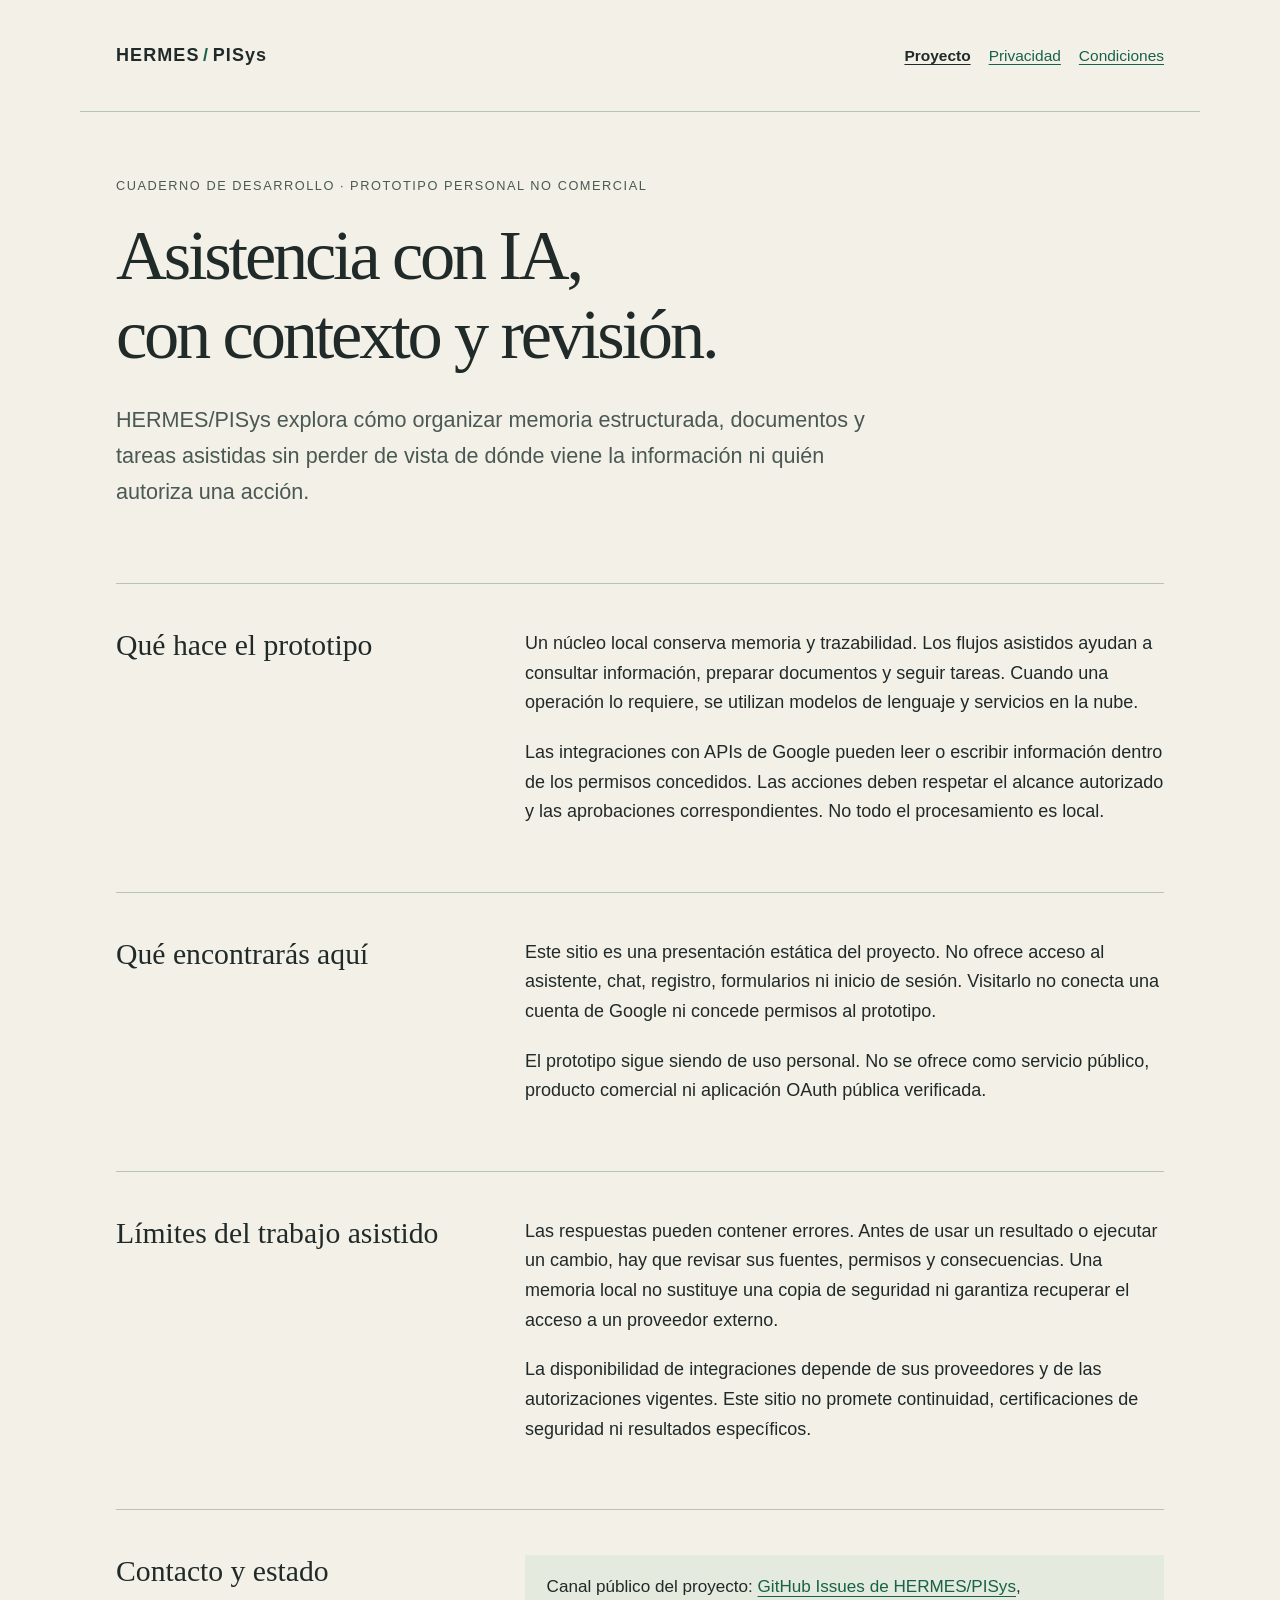
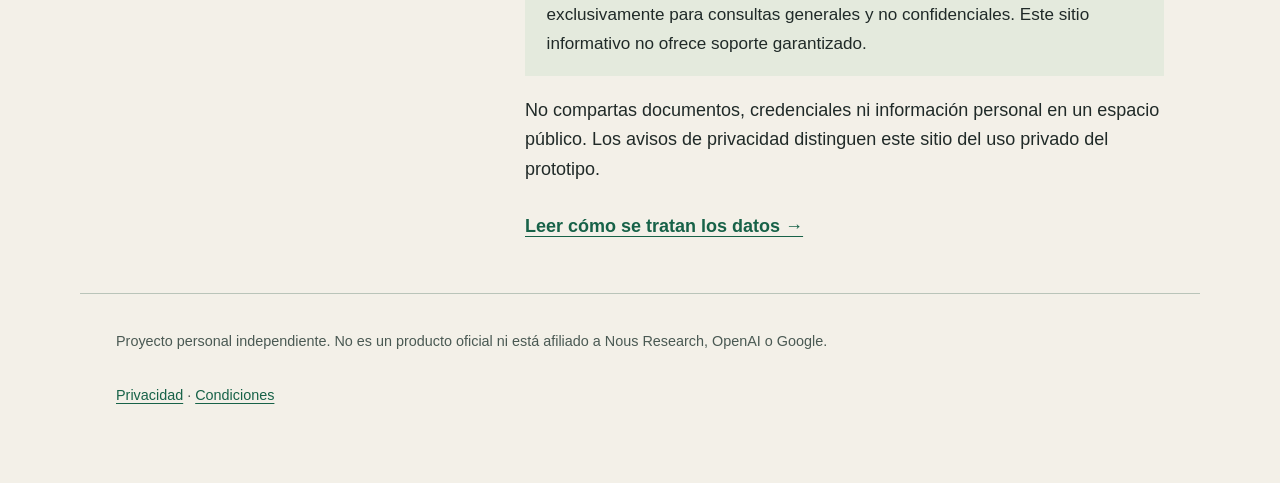
<file: index.html>
<!doctype html>
<html lang="es"><head><meta charset="utf-8"><meta name="viewport" content="width=device-width,initial-scale=1"><meta name="description" content="HERMES/PISys: notas de un prototipo personal de asistencia con IA y memoria estructurada."><title>HERMES/PISys · proyecto personal</title><link rel="stylesheet" href="styles.css"></head>
<body><a class="skip" href="#contenido">Saltar al contenido</a><header><a class="brand" href="index.html">HERMES<span>/</span>PISys</a><nav aria-label="Principal"><a href="index.html" aria-current="page">Proyecto</a><a href="privacy.html">Privacidad</a><a href="terms.html">Condiciones</a></nav></header>
<main id="contenido"><div class="eyebrow">Cuaderno de desarrollo · prototipo personal no comercial</div><section class="intro"><h1>Asistencia con IA,<br>con contexto y revisión.</h1><p class="lead">HERMES/PISys explora cómo organizar memoria estructurada, documentos y tareas asistidas sin perder de vista de dónde viene la información ni quién autoriza una acción.</p></section>
<section class="row"><h2>Qué hace el prototipo</h2><div><p>Un núcleo local conserva memoria y trazabilidad. Los flujos asistidos ayudan a consultar información, preparar documentos y seguir tareas. Cuando una operación lo requiere, se utilizan modelos de lenguaje y servicios en la nube.</p><p>Las integraciones con APIs de Google pueden leer o escribir información dentro de los permisos concedidos. Las acciones deben respetar el alcance autorizado y las aprobaciones correspondientes. No todo el procesamiento es local.</p></div></section>
<section class="row"><h2>Qué encontrarás aquí</h2><div><p>Este sitio es una presentación estática del proyecto. No ofrece acceso al asistente, chat, registro, formularios ni inicio de sesión. Visitarlo no conecta una cuenta de Google ni concede permisos al prototipo.</p><p>El prototipo sigue siendo de uso personal. No se ofrece como servicio público, producto comercial ni aplicación OAuth pública verificada.</p></div></section>
<section class="row"><h2>Límites del trabajo asistido</h2><div><p>Las respuestas pueden contener errores. Antes de usar un resultado o ejecutar un cambio, hay que revisar sus fuentes, permisos y consecuencias. Una memoria local no sustituye una copia de seguridad ni garantiza recuperar el acceso a un proveedor externo.</p><p>La disponibilidad de integraciones depende de sus proveedores y de las autorizaciones vigentes. Este sitio no promete continuidad, certificaciones de seguridad ni resultados específicos.</p></div></section>
<section class="row" id="contacto"><h2>Contacto y estado</h2><div><p class="notice">Canal público del proyecto: <a href="https://github.com/hermespisys/hermespisys.github.io/issues">GitHub Issues de HERMES/PISys</a>, exclusivamente para consultas generales y no confidenciales. Este sitio informativo no ofrece soporte garantizado.</p><p>No compartas documentos, credenciales ni información personal en un espacio público. Los avisos de privacidad distinguen este sitio del uso privado del prototipo.</p><a class="text-link" href="privacy.html">Leer cómo se tratan los datos →</a></div></section></main>
<footer><p>Proyecto personal independiente. No es un producto oficial ni está afiliado a Nous Research, OpenAI o Google.</p><p><a href="privacy.html">Privacidad</a> · <a href="terms.html">Condiciones</a></p></footer></body></html>
</file>
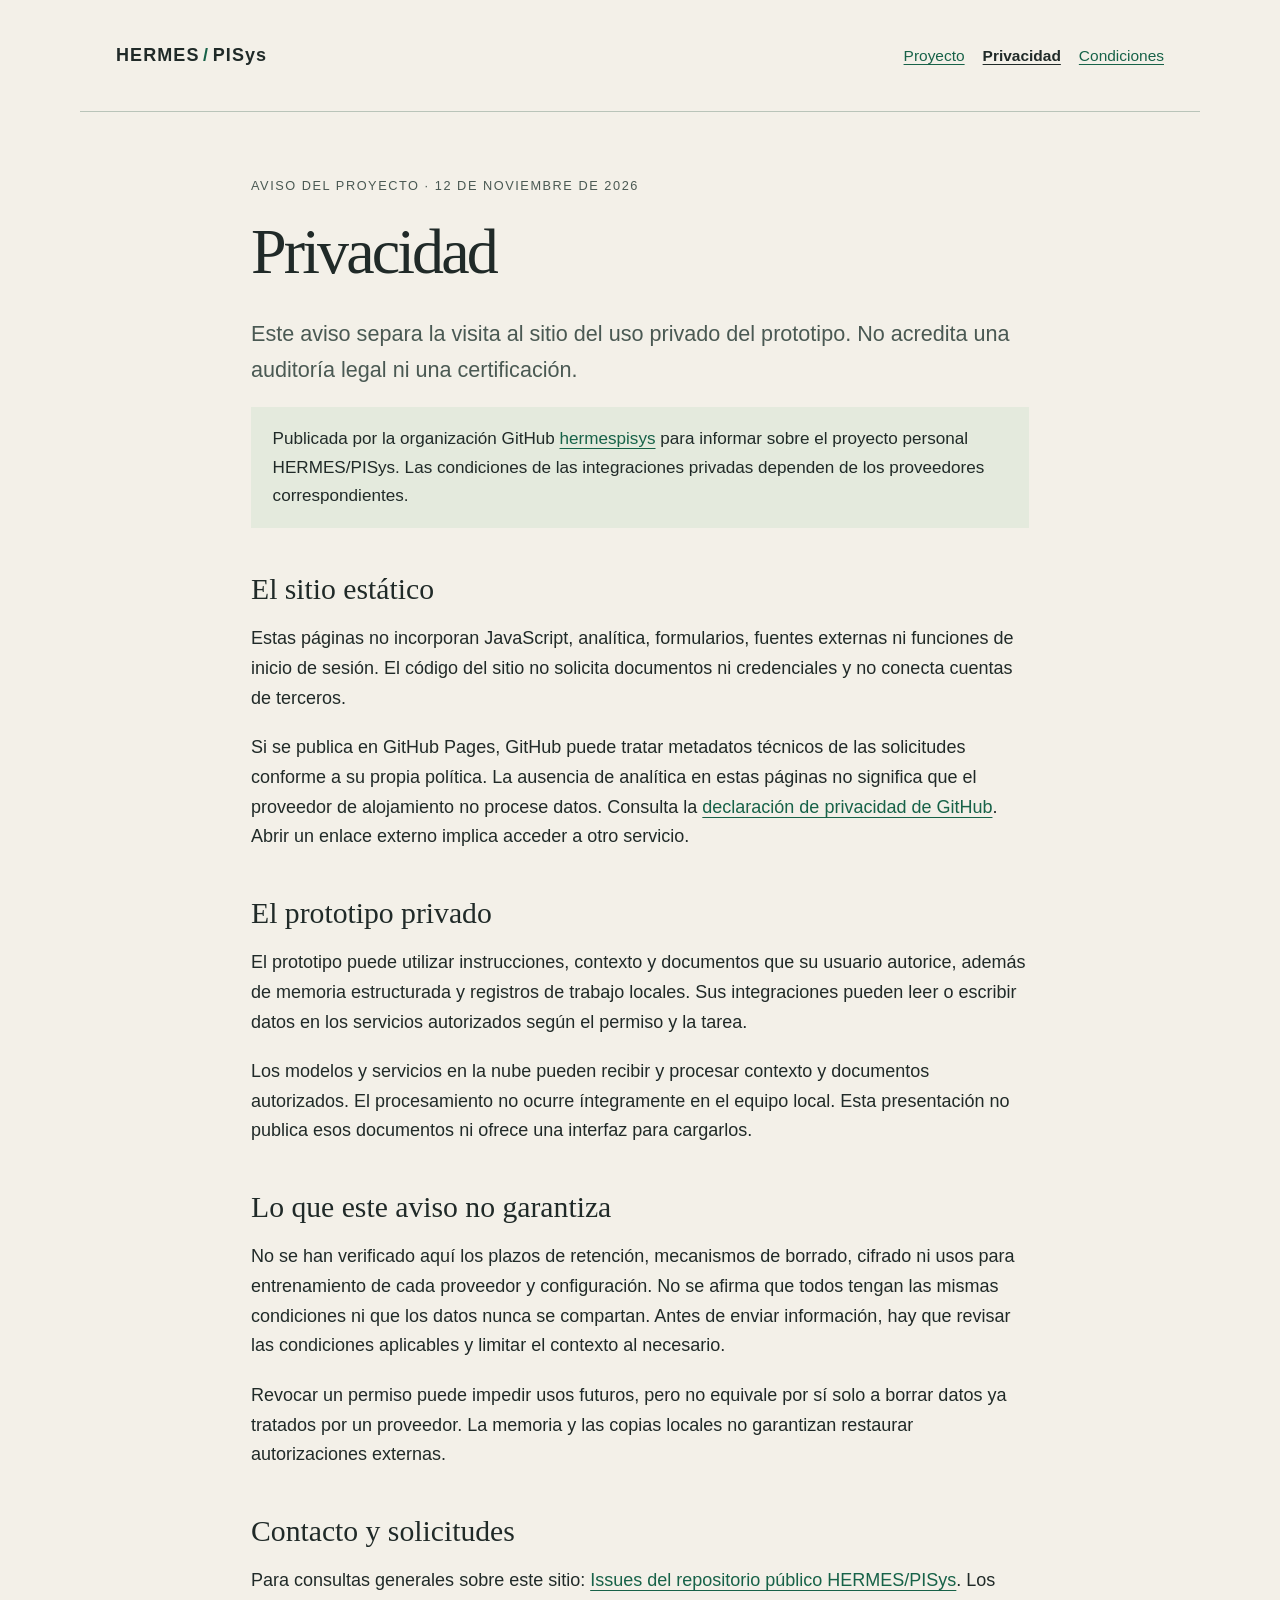
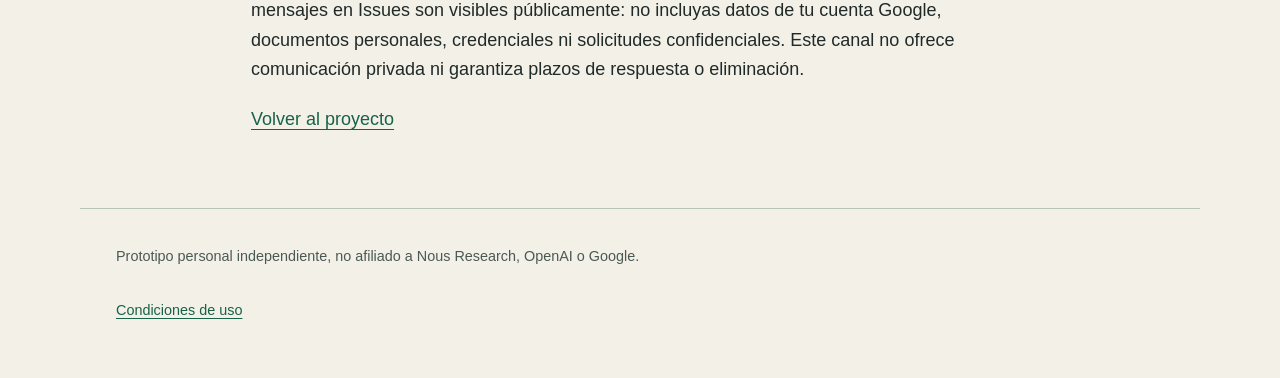
<file: privacy.html>
<!doctype html>
<html lang="es"><head><meta charset="utf-8"><meta name="viewport" content="width=device-width,initial-scale=1"><meta name="description" content="Datos del sitio estático y del prototipo personal HERMES/PISys: alcance y límites conocidos."><title>Privacidad · HERMES/PISys</title><link rel="stylesheet" href="styles.css"></head><body><a class="skip" href="#contenido">Saltar al contenido</a><header><a class="brand" href="index.html">HERMES<span>/</span>PISys</a><nav aria-label="Principal"><a href="index.html">Proyecto</a><a href="privacy.html" aria-current="page">Privacidad</a><a href="terms.html">Condiciones</a></nav></header><main id="contenido" class="prose"><div class="eyebrow">Aviso del proyecto · 12 de noviembre de 2026</div><h1>Privacidad</h1><p class="lead">Este aviso separa la visita al sitio del uso privado del prototipo. No acredita una auditoría legal ni una certificación.</p><p class="notice">Publicada por la organización GitHub <a href="https://github.com/hermespisys">hermespisys</a> para informar sobre el proyecto personal HERMES/PISys. Las condiciones de las integraciones privadas dependen de los proveedores correspondientes.</p><h2>El sitio estático</h2><p>Estas páginas no incorporan JavaScript, analítica, formularios, fuentes externas ni funciones de inicio de sesión. El código del sitio no solicita documentos ni credenciales y no conecta cuentas de terceros.</p><p>Si se publica en GitHub Pages, GitHub puede tratar metadatos técnicos de las solicitudes conforme a su propia política. La ausencia de analítica en estas páginas no significa que el proveedor de alojamiento no procese datos. Consulta la <a href="https://docs.github.com/en/site-policy/privacy-policies/github-general-privacy-statement">declaración de privacidad de GitHub</a>. Abrir un enlace externo implica acceder a otro servicio.</p><h2>El prototipo privado</h2><p>El prototipo puede utilizar instrucciones, contexto y documentos que su usuario autorice, además de memoria estructurada y registros de trabajo locales. Sus integraciones pueden leer o escribir datos en los servicios autorizados según el permiso y la tarea.</p><p>Los modelos y servicios en la nube pueden recibir y procesar contexto y documentos autorizados. El procesamiento no ocurre íntegramente en el equipo local. Esta presentación no publica esos documentos ni ofrece una interfaz para cargarlos.</p><h2>Lo que este aviso no garantiza</h2><p>No se han verificado aquí los plazos de retención, mecanismos de borrado, cifrado ni usos para entrenamiento de cada proveedor y configuración. No se afirma que todos tengan las mismas condiciones ni que los datos nunca se compartan. Antes de enviar información, hay que revisar las condiciones aplicables y limitar el contexto al necesario.</p><p>Revocar un permiso puede impedir usos futuros, pero no equivale por sí solo a borrar datos ya tratados por un proveedor. La memoria y las copias locales no garantizan restaurar autorizaciones externas.</p><h2>Contacto y solicitudes</h2><p>Para consultas generales sobre este sitio: <a href="https://github.com/hermespisys/hermespisys.github.io/issues">Issues del repositorio público HERMES/PISys</a>. Los mensajes en Issues son visibles públicamente: no incluyas datos de tu cuenta Google, documentos personales, credenciales ni solicitudes confidenciales. Este canal no ofrece comunicación privada ni garantiza plazos de respuesta o eliminación.</p><p><a href="index.html">Volver al proyecto</a></p></main><footer><p>Prototipo personal independiente, no afiliado a Nous Research, OpenAI o Google.</p><a href="terms.html">Condiciones de uso</a></footer></body></html>
</file>
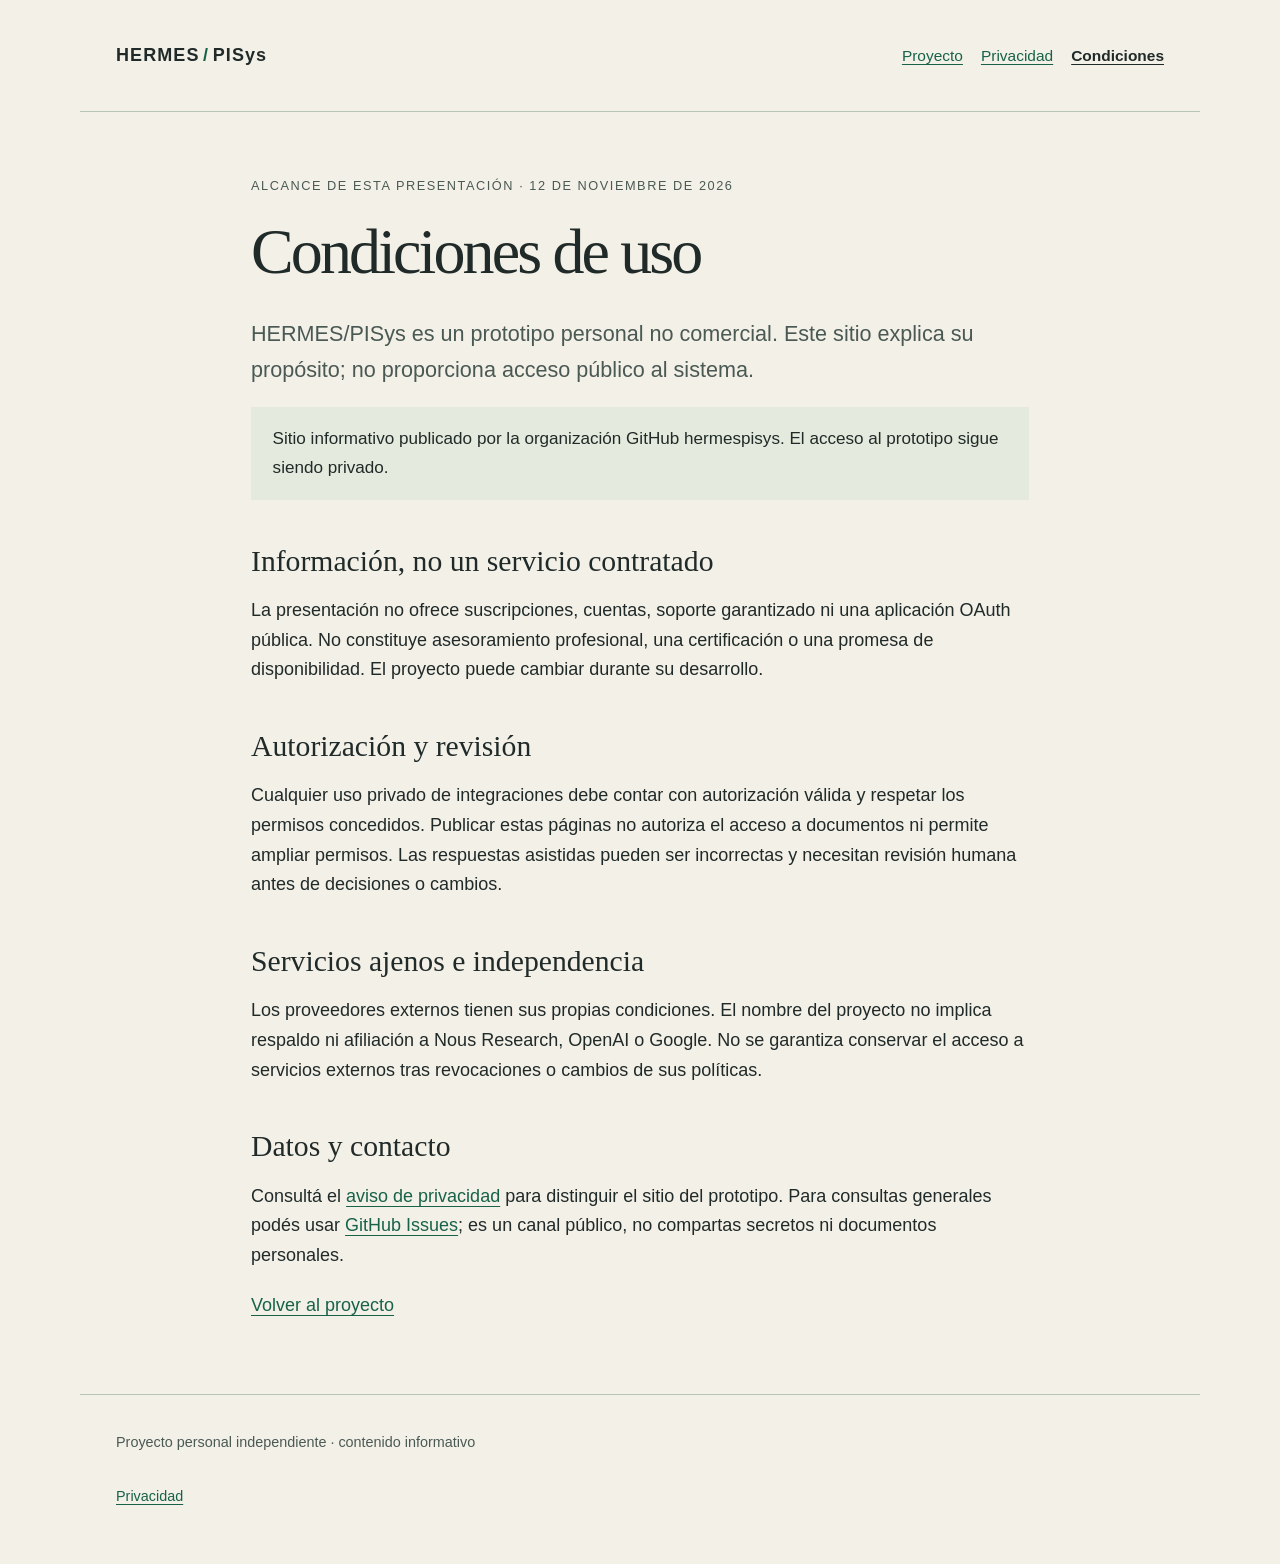
<file: terms.html>
<!doctype html>
<html lang="es"><head><meta charset="utf-8"><meta name="viewport" content="width=device-width,initial-scale=1"><meta name="description" content="Condiciones informativas y límites del proyecto personal HERMES/PISys."><title>Condiciones · HERMES/PISys</title><link rel="stylesheet" href="styles.css"></head><body><a class="skip" href="#contenido">Saltar al contenido</a><header><a class="brand" href="index.html">HERMES<span>/</span>PISys</a><nav aria-label="Principal"><a href="index.html">Proyecto</a><a href="privacy.html">Privacidad</a><a href="terms.html" aria-current="page">Condiciones</a></nav></header><main id="contenido" class="prose"><div class="eyebrow">Alcance de esta presentación · 12 de noviembre de 2026</div><h1>Condiciones de uso</h1><p class="lead">HERMES/PISys es un prototipo personal no comercial. Este sitio explica su propósito; no proporciona acceso público al sistema.</p><p class="notice">Sitio informativo publicado por la organización GitHub hermespisys. El acceso al prototipo sigue siendo privado.</p><h2>Información, no un servicio contratado</h2><p>La presentación no ofrece suscripciones, cuentas, soporte garantizado ni una aplicación OAuth pública. No constituye asesoramiento profesional, una certificación o una promesa de disponibilidad. El proyecto puede cambiar durante su desarrollo.</p><h2>Autorización y revisión</h2><p>Cualquier uso privado de integraciones debe contar con autorización válida y respetar los permisos concedidos. Publicar estas páginas no autoriza el acceso a documentos ni permite ampliar permisos. Las respuestas asistidas pueden ser incorrectas y necesitan revisión humana antes de decisiones o cambios.</p><h2>Servicios ajenos e independencia</h2><p>Los proveedores externos tienen sus propias condiciones. El nombre del proyecto no implica respaldo ni afiliación a Nous Research, OpenAI o Google. No se garantiza conservar el acceso a servicios externos tras revocaciones o cambios de sus políticas.</p><h2>Datos y contacto</h2><p>Consultá el <a href="privacy.html">aviso de privacidad</a> para distinguir el sitio del prototipo. Para consultas generales podés usar <a href="https://github.com/hermespisys/hermespisys.github.io/issues">GitHub Issues</a>; es un canal público, no compartas secretos ni documentos personales.</p><p><a href="index.html">Volver al proyecto</a></p></main><footer><p>Proyecto personal independiente · contenido informativo</p><a href="privacy.html">Privacidad</a></footer></body></html>
</file>
<file: styles.css>
:root{--paper:#f3f0e8;--ink:#202a28;--muted:#4a5953;--accent:#176248;--line:#b9c4b9;--wash:#e4eadd}*{box-sizing:border-box}html{font-size:18px}body{margin:0;background:var(--paper);color:var(--ink);font-family:'Segoe UI',Arial,sans-serif;line-height:1.65}a{color:var(--accent);text-underline-offset:.22em}a:hover{color:var(--ink)}a:focus-visible{outline:3px solid var(--accent);outline-offset:5px}.skip{position:absolute;left:1rem;top:-6rem;background:var(--paper);padding:1rem;z-index:2}.skip:focus{top:1rem}header,main,footer{max-width:1120px;margin:auto;padding-left:2rem;padding-right:2rem}header{display:flex;justify-content:space-between;align-items:center;gap:1.5rem;min-height:112px;border-bottom:1px solid var(--line)}.brand{font-weight:750;text-decoration:none;letter-spacing:.06em;color:var(--ink)}.brand span{color:var(--accent);padding:0 .2rem}nav{display:flex;flex-wrap:wrap;gap:1rem}nav a{display:inline-flex;align-items:center;min-height:44px;font-size:.86rem}nav [aria-current]{color:var(--ink);font-weight:700}.eyebrow{text-transform:uppercase;font-size:.71rem;letter-spacing:.12em;color:var(--muted);margin-top:3.5rem}h1,h2{font-family:Georgia,'Times New Roman',serif;line-height:1.12;font-weight:400}h1{font-size:clamp(2.5rem,5.5vw,4.5rem);letter-spacing:-.045em;margin:1.1rem 0 1.6rem}h2{font-size:1.65rem;margin:0}.intro{max-width:900px;padding-bottom:3rem}.lead{font-size:1.2rem;max-width:780px;color:var(--muted)}.row{display:grid;grid-template-columns:1fr 1.8fr;gap:3rem;padding:2.5rem 0;border-top:1px solid var(--line)}p{margin:0 0 1.1rem}.notice{padding:1rem 1.2rem;background:var(--wash);font-size:.95rem}.text-link{display:inline-flex;align-items:center;min-height:44px;font-weight:600}.prose{max-width:850px;padding-bottom:3rem}.prose h2{margin:2.5rem 0 1rem}.prose h1{font-size:clamp(2.5rem,5vw,3.7rem)}footer{padding-top:2rem;padding-bottom:2.5rem;border-top:1px solid var(--line);font-size:.8rem;color:var(--muted)}footer a{display:inline-flex;min-height:44px;align-items:center}@media(max-width:700px){header,main,footer{padding-left:1.2rem;padding-right:1.2rem}header{align-items:flex-start;flex-direction:column;gap:.25rem;padding-top:1.2rem;padding-bottom:.8rem}.eyebrow{margin-top:2rem}.row{grid-template-columns:1fr;gap:1.2rem;padding:2rem 0}.intro{padding-bottom:2rem}h1 br{display:none}nav{gap:.85rem}.lead{font-size:1.08rem}}@media print{body{background:white;font-size:12pt}header,footer{padding:1rem}a{color:inherit}.skip{display:none}}
</file>
